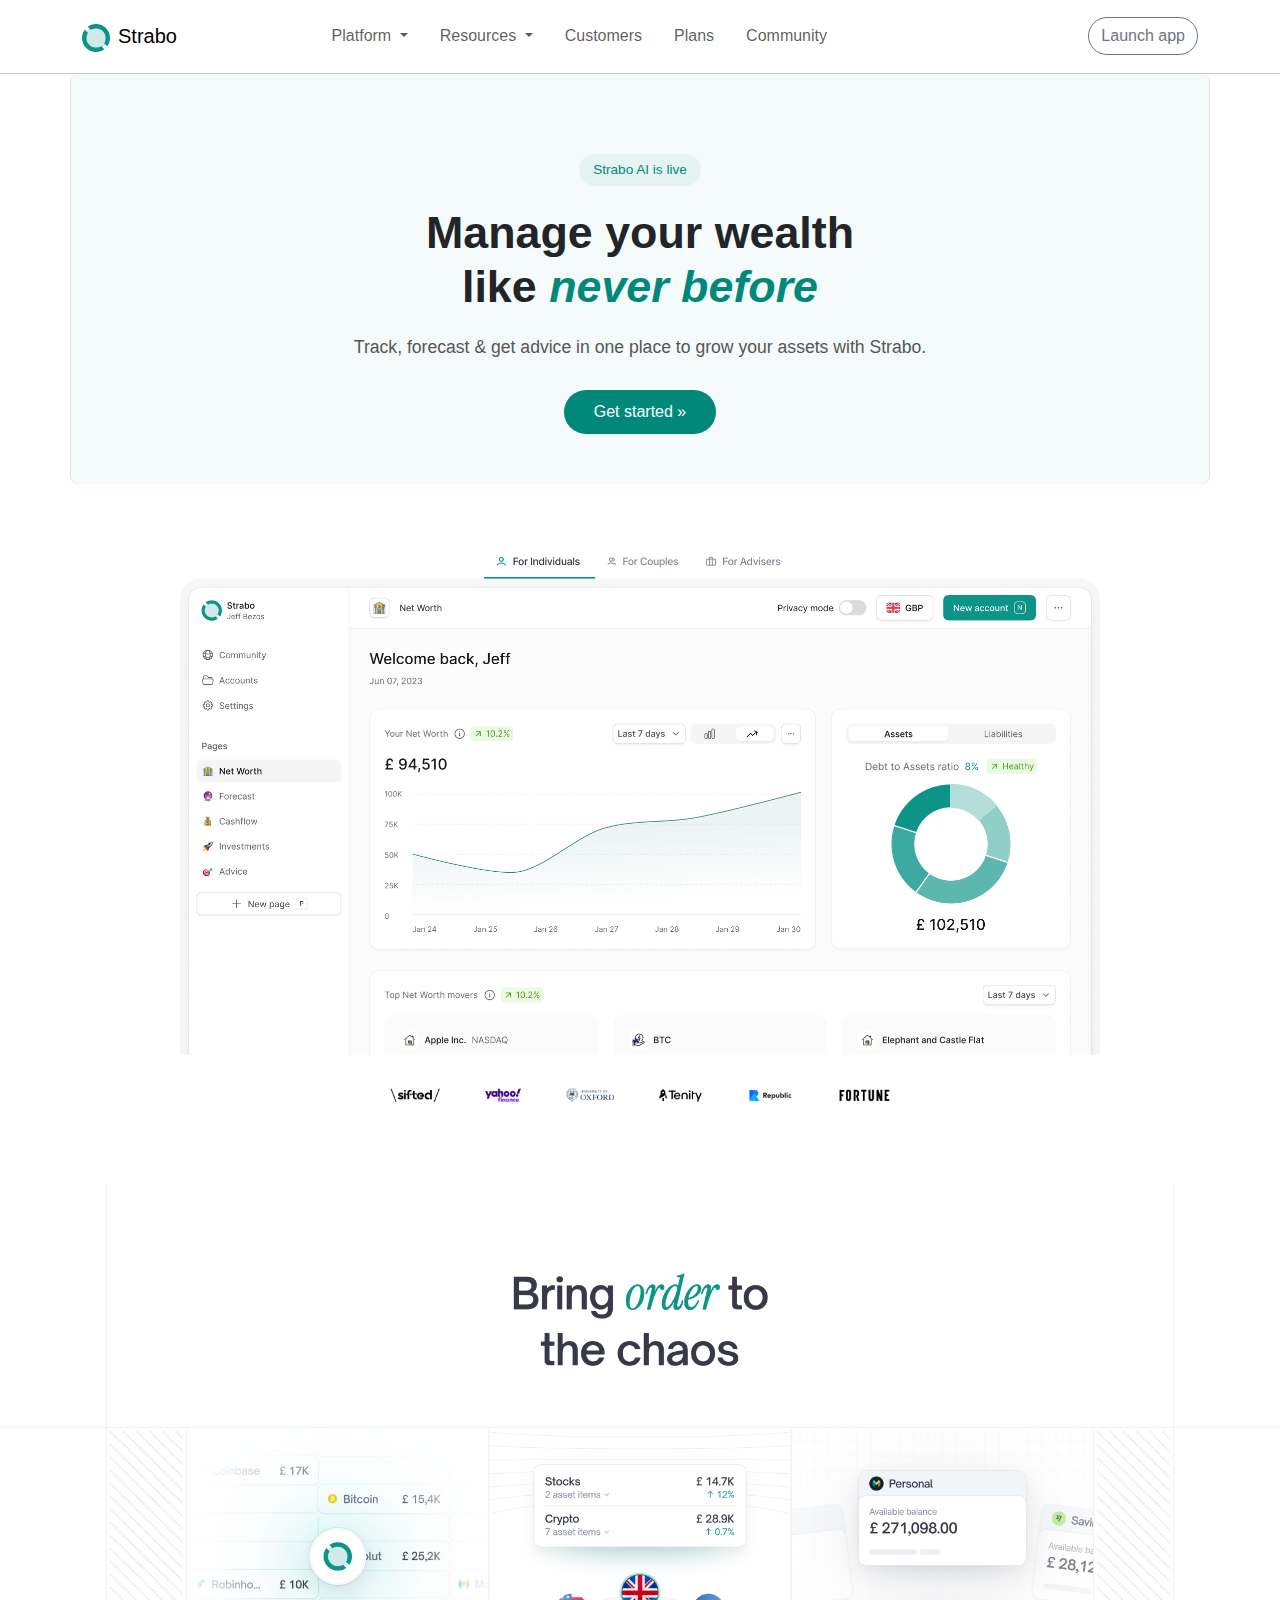
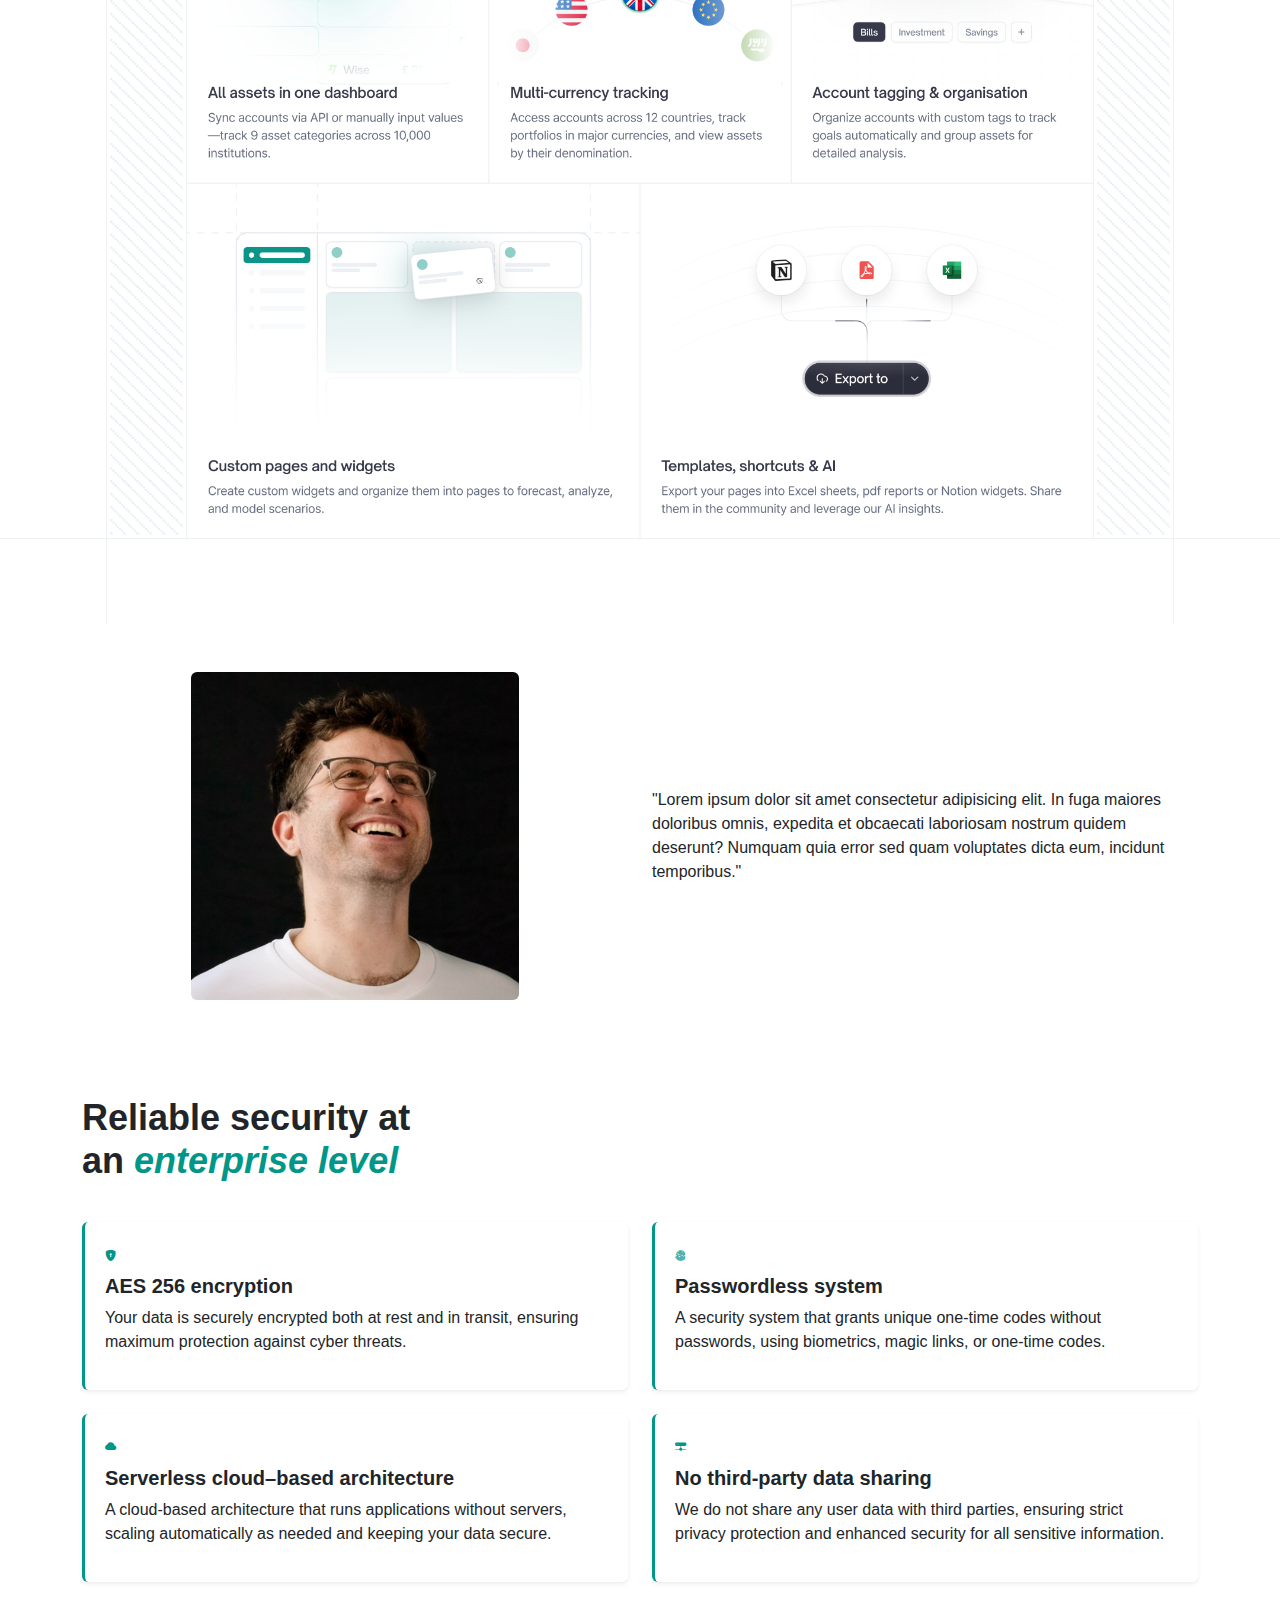
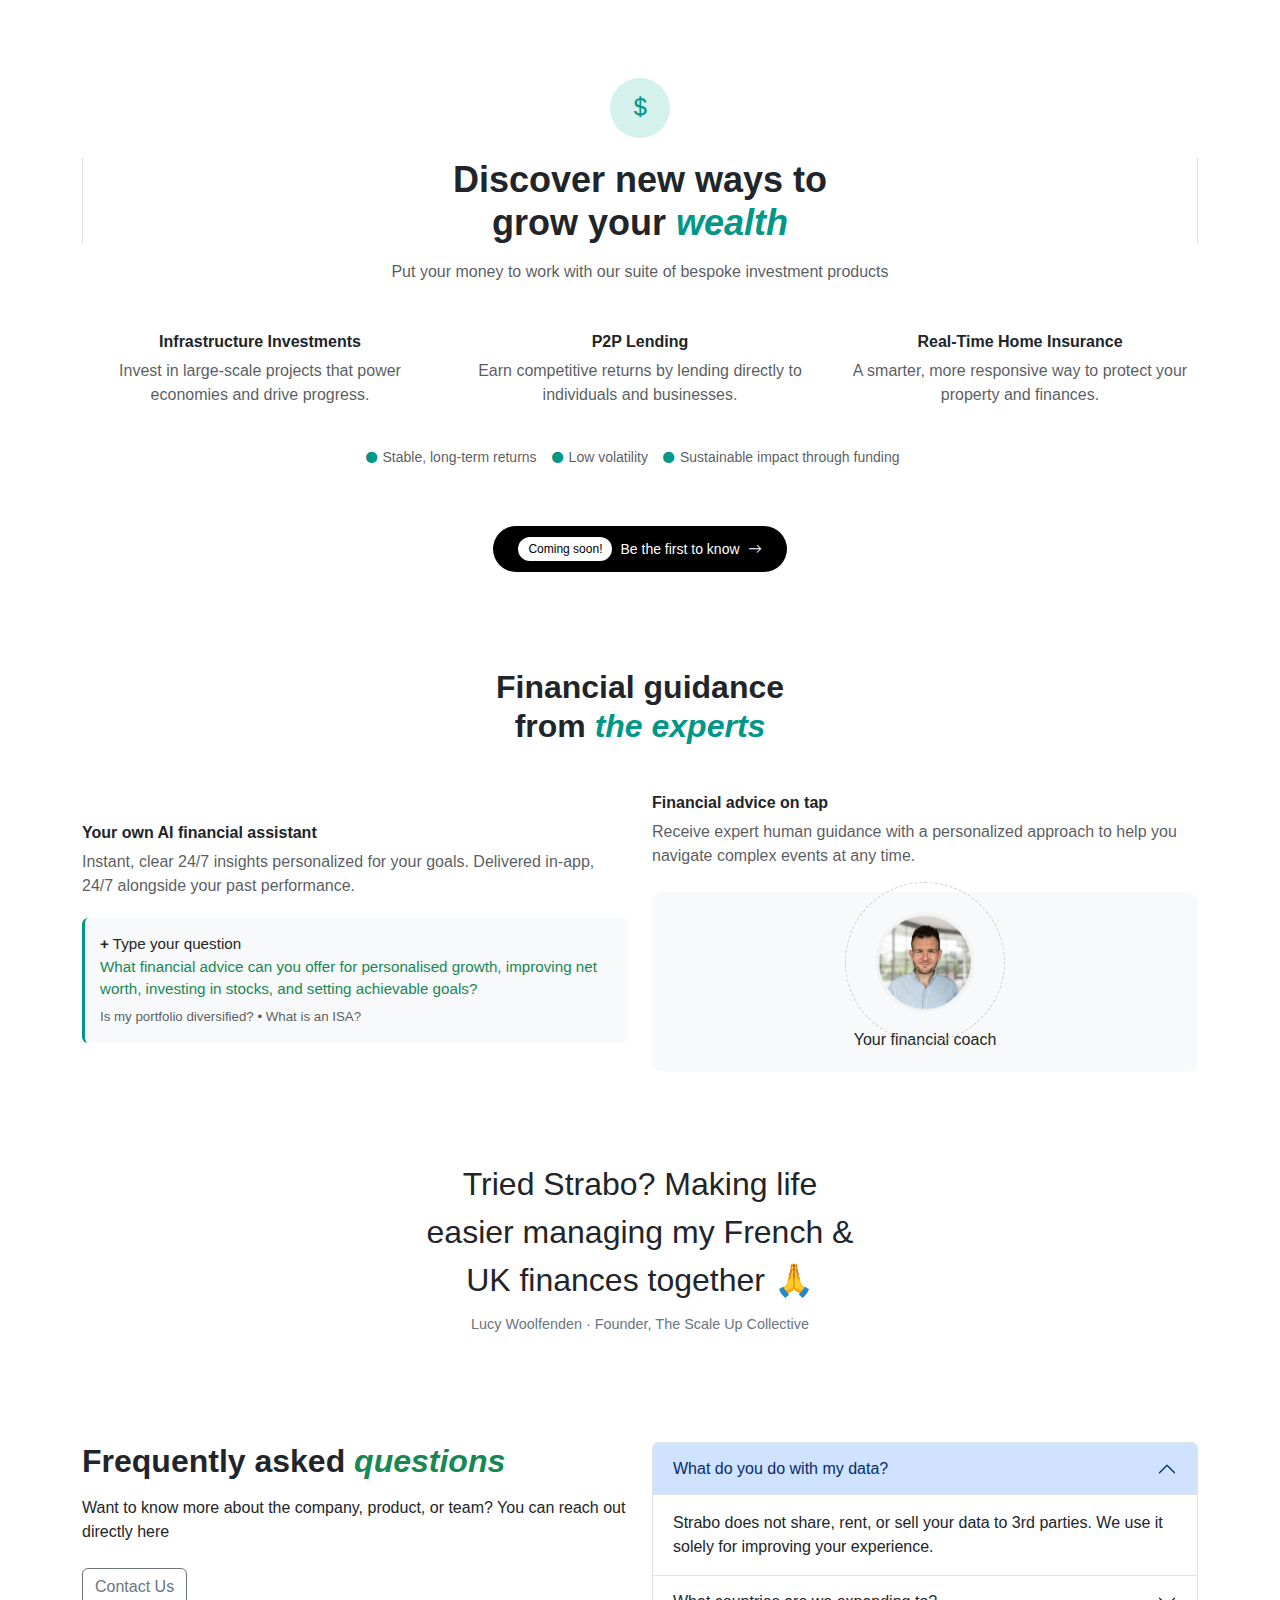
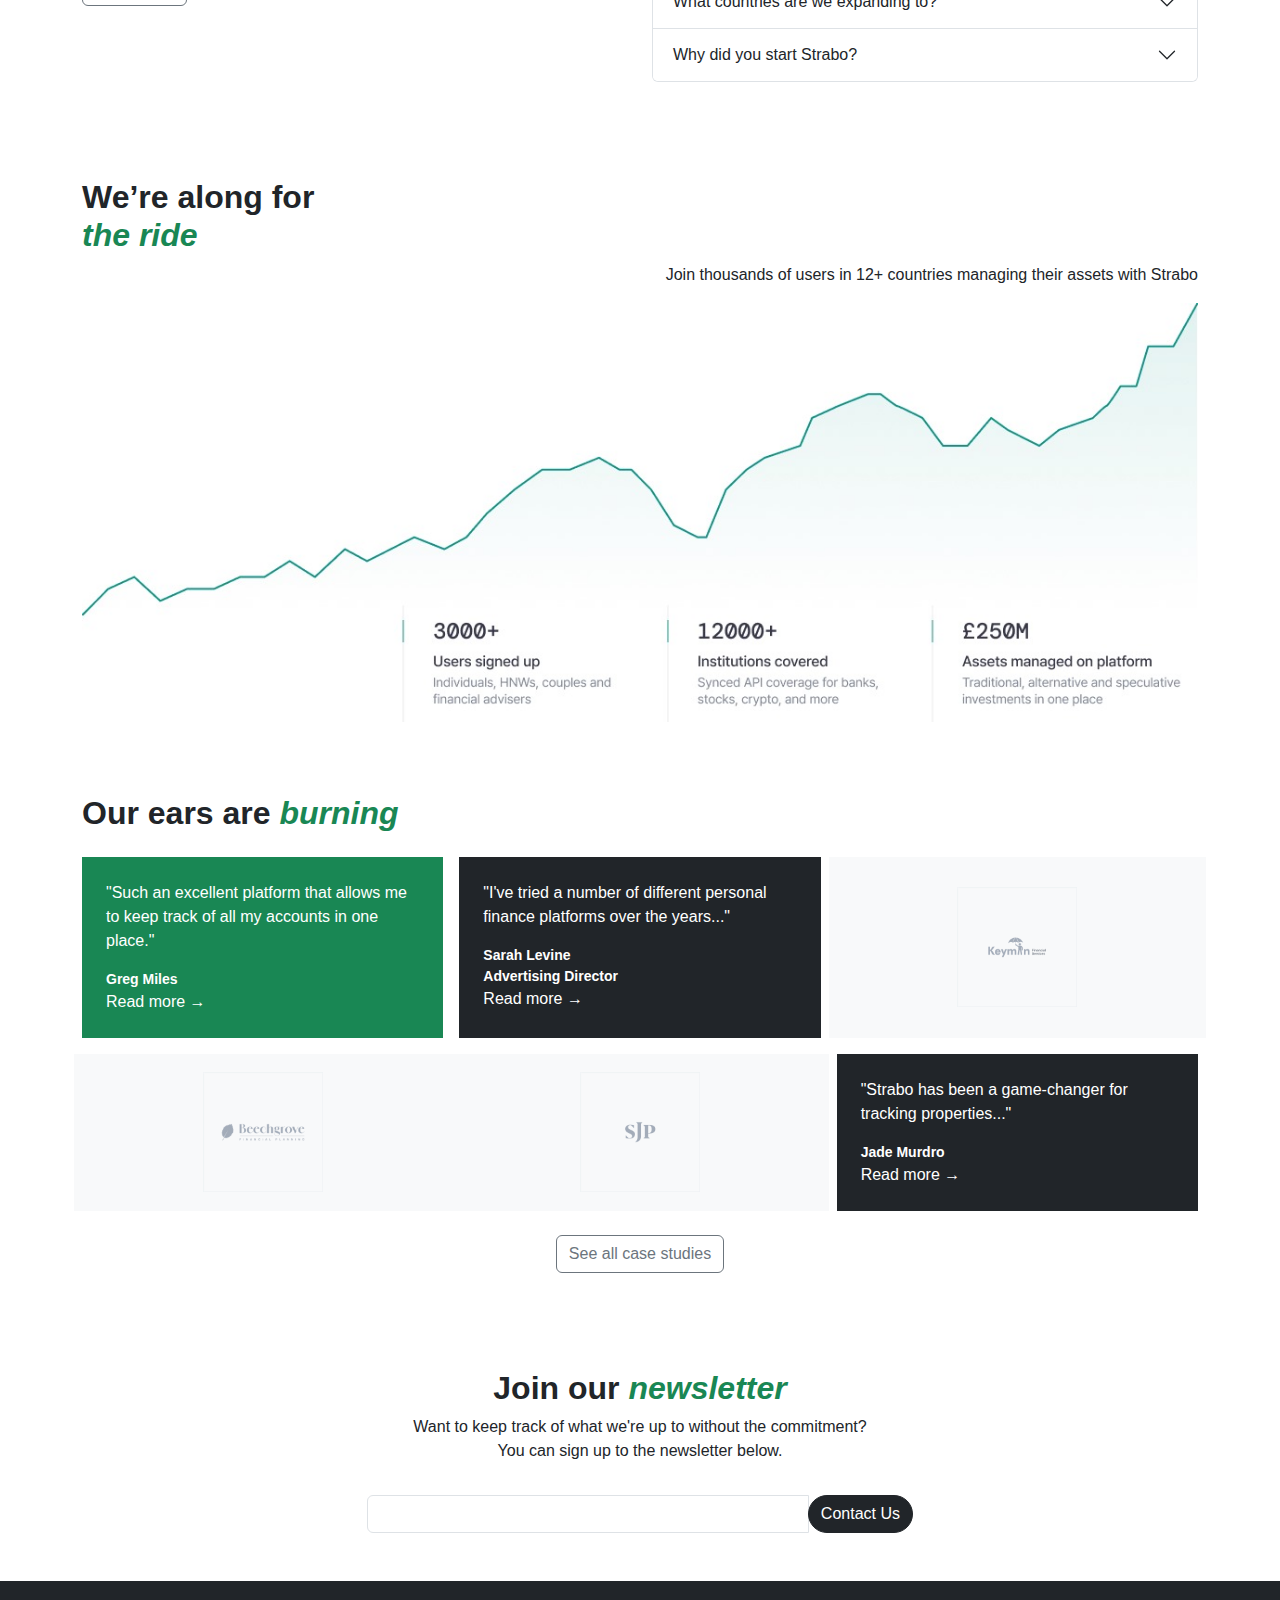
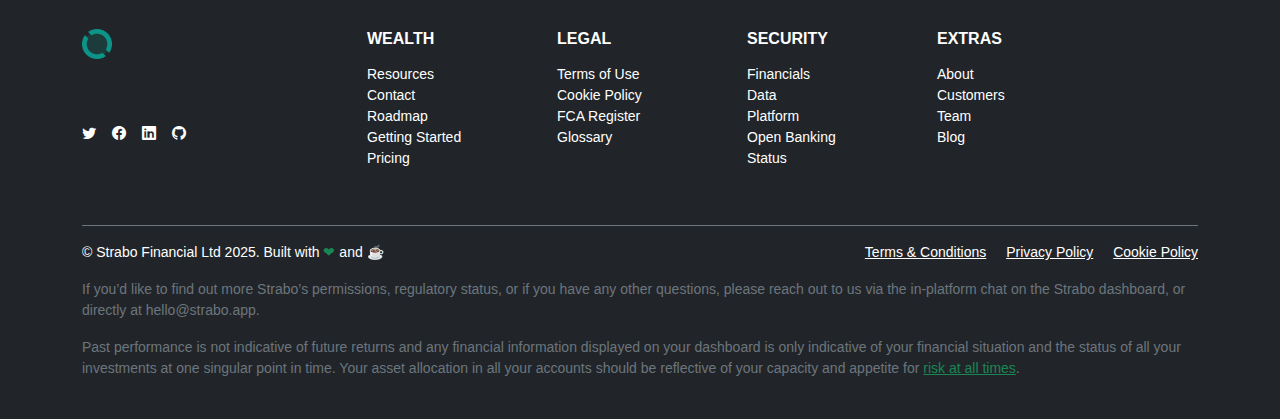
<file: index.html>
<!DOCTYPE html>
<html lang="en">
<head>
  <meta charset="UTF-8" />
  <meta name="viewport" content="width=device-width, initial-scale=1.0" />
  <title>Strabo </title>
   <link href="https://cdn.jsdelivr.net/npm/bootstrap@5.3.0/dist/css/bootstrap.min.css" rel="stylesheet">

  <!-- Bootstrap Icons -->
  <link href="https://cdn.jsdelivr.net/npm/bootstrap-icons@1.11.3/font/bootstrap-icons.css" rel="stylesheet">
  <link rel="stylesheet" href="style.css"/>
  
</head>
<body>

<!-- Navbar -->
<nav class="navbar navbar-expand-lg navbar-light bg-white py-3">
  <div class="container bg-light">
    <a class="navbar-brand" href="#">
      <img src="img/Group.png "  alt="Logo" height="30"><span class="ms-2">Strabo</span>
    </a>

    <button class="navbar-toggler" type="button" data-bs-toggle="collapse" data-bs-target="#navbarNav">
      <span class="navbar-toggler-icon"></span>
    </button>

    <div class="collapse navbar-collapse" id="navbarNav">
      <ul class="navbar-nav mx-auto">

        <!-- Platform Dropdown -->
        <li class="nav-item dropdown px-2">
          <a class="nav-link dropdown-toggle" href="#" id="platformDropdown" role="button" data-bs-toggle="dropdown" aria-expanded="false">
            Platform
          </a>
          <ul class="dropdown-menu p-3" aria-labelledby="platformDropdown" style="min-width: 280px;">
            <small class="text-uppercase text-muted">Resources</small>
            <li>
              <a class="dropdown-item d-flex align-items-start" href="/getstart.html">
                <i class="bi bi-flag me-2"></i>
                <div>
                  <div>Getting Started</div>
                  <small class="text-muted">Your dashboard setup guide</small>
                </div>
              </a>
            </li>
            <li>
              <a class="dropdown-item d-flex align-items-start" href="/blog.html">
                <i class="bi bi-journal-text me-2"></i>
                <div>
                  <div>Blog and Articles</div>
                  <small class="text-muted">Grab a coffee and have a browse</small>
                </div>
              </a>
            </li>
            <li>
              <a class="dropdown-item d-flex align-items-start active" href="/glossery.html">
                <i class="bi bi-book me-2"></i>
                <div>
                  <div>Glossary</div>
                  <small class="text-muted">Key terms from your dashboard</small>
                </div>
              </a>
            </li>

            <hr class="dropdown-divider">

            <small class="text-uppercase text-muted">Tools</small>
            <li>
              <a class="dropdown-item d-flex align-items-start" href="/feature.html">
                <i class="bi bi-calculator me-2"></i>
                <div>
                  <div>Calculator</div>
                  <small class="text-muted">Interactive tools & widgets</small>
                </div>
              </a>
            </li>
            <li>
              <a class="dropdown-item d-flex align-items-start" href="/docoments.html">
                <i class="bi bi-file-text me-2"></i>
                <div>
                  <div>Documentation</div>
                  <small class="text-muted">Platform need-to-knows</small>
                </div>
              </a>
            </li>
          </ul>
        </li>

        
        <li class="nav-item dropdown px-2">
          <a class="nav-link dropdown-toggle" href="#" id="resourcesDropdown" role="button" data-bs-toggle="dropdown" aria-expanded="false">
            Resources
          </a>
          <ul class="dropdown-menu p-3" aria-labelledby="resourcesDropdown" style="min-width: 280px;">
            <small class="text-uppercase text-muted">Resources</small>
            <li>
              <a class="dropdown-item d-flex align-items-start" href="/getstart.html">
                <i class="bi bi-flag me-2"></i>
                <div>
                  <div>Getting Started</div>
                  <small class="text-muted">Your dashboard setup guide</small>
                </div>
              </a>
            </li>
            <li>
              <a class="dropdown-item d-flex align-items-start" href="/blog.html">
                <i class="bi bi-journal-text me-2"></i>
                <div>
                  <div>Blog and Articles</div>
                  <small class="text-muted">Grab a coffee and have a browse</small>
                </div>
              </a>
            </li>
            <li>
              <a class="dropdown-item d-flex align-items-start active" href="/glossery.html">
                <i class="bi bi-book me-2"></i>
                <div>
                  <div>Glossary</div>
                  <small class="text-muted">Key terms from your dashboard</small>
                </div>
              </a>
            </li>

            <hr class="dropdown-divider">

            <small class="text-uppercase text-muted">Tools</small>
            <li>
              <a class="dropdown-item d-flex align-items-start" href="#">
                <i class="bi bi-calculator me-2"></i>
                <div>
                  <div>Calculator</div>
                  <small class="text-muted">Interactive tools & widgets</small>
                </div>
              </a>
            </li>
            <li>
              <a class="dropdown-item d-flex align-items-start" href="">
                <i class="bi bi-file-text me-2"></i>
                <div>
                  <div>Documentation</div>
                  <small class="text-muted">Platform need-to-knows</small>
                </div>
              </a>
            </li>
          </ul>
        </li>

        <li class="nav-item px-2"><a class="nav-link" href="/coustomerpage.html">Customers</a></li>
        <li class="nav-item px-2"><a class="nav-link" href="/plan.html">Plans</a></li>
        <li class="nav-item px-2"><a class="nav-link" href="/cms.html">Community</a></li>
      </ul>

      <div class="ms-auto">
       <a class="btn btn-outline-secondary rounded-pill" href="#">Launch app</a>

      </div>
    </div>
  </div>
</nav>

<hr class="m-0">

<!-- Hero Section -->
<section class="hero-section mx-auto border-start border-end container">
  <div class="container-fluid">
    <div class="sub-badge">Strabo AI is live</div>
    <h1 class="hero-heading">
      Manage your wealth<br>
      like <span class="highlight">never before</span>
    </h1>
    <p class="hero-subtext">
      Track, forecast & get advice in one place to grow your assets with Strabo.
    </p>
    <button class="btn btn-get-started">Get started &raquo;</button>
  </div>
</section>

<div class="section-2 container text-center my-5">

  <!-- Top 3 Icons -->
  <div class="row justify-content-center g-4 mb-4">
    <div class="col-4 col-md-2">
      <i class="fa-regular fa-user fa-3x text-success"></i>
    </div>
    <div class="col-4 col-md-2">
      <i class="fa-solid fa-user-group fa-3x text-primary"></i>
    </div>
    <div class="col-4 col-md-2">
      <i class="fa-solid fa-landmark fa-3x text-danger"></i>
    </div>
  </div>

  <!-- Big Image -->
  <div class="row justify-content-center mb-4">
    <div class="col-12 col-md-10">
      <img src="img/Frame 2147226117.png" alt="Main Strabo Image" class="img-fluid" />
    </div>
  </div>

  <!-- Extra Image Below Big Image -->
  <div class="row justify-content-center">
    <div class="col-12 col-md-8">
      <img src="img/Frame 2147225950.png" alt="Extra Strabo Image" class="img-fluid" />
    </div>
  </div>
</div>


<section class="section-4 d-flex justify-content-center mb-3">
  <div class="section-4-image">
    <img src="img/Feature Section.png" class="img-fluid" style="max-width: 100%; height: auto;" />
  </div>
</section>


<section class="section-5 container my-5">
  <div class="row align-items-center text-center text-md-start">
    
    <!-- Image -->
    <div class="col-12 col-md-6 mb-3 mb-md-0 d-flex justify-content-center">
      <img src="img/image 174.png" 
           alt="Section Image" 
           class="img-fluid rounded" 
           style="max-width: 60%; height: auto;" />
    </div>

    <!-- Text -->
    <div class="col-12 col-md-6 d-flex align-items-center">
      <p class="m-0">
        "Lorem ipsum dolor sit amet consectetur adipisicing elit. 
        In fuga maiores doloribus omnis, expedita et obcaecati 
        laboriosam nostrum quidem deserunt? Numquam quia error sed 
        quam voluptates dicta eum, incidunt temporibus."
      </p>
    </div>
  </div>
</section>

<section class="py-5">
  <div class="container">
    <div class="section-header ">
      <h2 class="section-title">
        Reliable security at  <br>an<span class="section-subtitle"> enterprise level</span>
      </h2>
    </div>

    <div class="row g-4">
      <!-- Feature 1 -->
      <div class="col-md-6">
        <div class="feature-box shadow-sm rounded">
          <div class="feature-icon"><i class="bi bi-shield-lock-fill"></i></div>
          <h5 class="fw-bold">AES 256 encryption</h5>
          <p>Your data is securely encrypted both at rest and in transit, ensuring maximum protection against cyber threats.</p>
        </div>
      </div>

      <!-- Feature 2 -->
      <div class="col-md-6">
        <div class="feature-box shadow-sm rounded">
          <div class="feature-icon"><i class="bi bi-fingerprint"></i></div>
          <h5 class="fw-bold">Passwordless system</h5>
          <p>A security system that grants unique one-time codes without passwords, using biometrics, magic links, or one-time codes.</p>
        </div>
      </div>

      <!-- Feature 3 -->
      <div class="col-md-6">
        <div class="feature-box shadow-sm rounded">
          <div class="feature-icon"><i class="bi bi-cloud-fill"></i></div>
          <h5 class="fw-bold">Serverless cloud–based architecture</h5>
          <p>A cloud-based architecture that runs applications without servers, scaling automatically as needed and keeping your data secure.</p>
        </div>
      </div>

      <!-- Feature 4 -->
      <div class="col-md-6">
        <div class="feature-box shadow-sm rounded">
          <div class="feature-icon"><i class="bi bi-hdd-network-fill"></i></div>
          <h5 class="fw-bold">No third-party data sharing</h5>
          <p>We do not share any user data with third parties, ensuring strict privacy protection and enhanced security for all sensitive information.</p>
        </div>
      </div>
    </div>
  </div>
</section>

<section class="py-5 text-center space-between">
  <div class="container">
    <!-- Top Icon -->
    <div class="icon-circle">
      <i class="bi bi-currency-dollar" style="font-size: 24px; color: #009688;"></i>
    </div>

    <!-- Heading -->
    <h2 class="main-heading border-start border-end">Discover new ways to <br> grow your <span>wealth</span></h2>
    <p class="mt-3 mb-5 text-muted">Put your money to work with our suite of bespoke investment products</p>

    <!-- Features -->
    <div class="row mb-4">
      <div class="col-md-4">
        <h6 class="feature-title">Infrastructure Investments</h6>
        <p class="text-muted">Invest in large-scale projects that power economies and drive progress.</p>
      </div>
      <div class="col-md-4">
        <h6 class="feature-title">P2P Lending</h6>
        <p class="text-muted">Earn competitive returns by lending directly to individuals and businesses.</p>
      </div>
      <div class="col-md-4">
        <h6 class="feature-title">Real-Time Home Insurance</h6>
        <p class="text-muted">A smarter, more responsive way to protect your property and finances.</p>
      </div>
    </div>

    <!-- Feature Tags -->
    <div class="d-flex justify-content-center mb-5 flex-wrap">
      <div class="feature-icon text-muted"><i class="bi bi-circle-fill"></i> Stable, long-term returns</div>
      <div class="feature-icon text-muted"><i class="bi bi-circle-fill"></i> Low volatility</div>
      <div class="feature-icon text-muted"><i class="bi bi-circle-fill"></i> Sustainable impact through funding</div>
    </div>

    <!-- Call to Action -->
    <div class="section-footer">
      <button class="btn btn-custom">
        <small>Coming soon!</small>
        Be the first to know <i class="bi bi-arrow-right"></i>
      </button>
    </div>
  </div>
</section>



 

<section class="py-5">
  <div class="container">
    <!-- Heading -->
    <div class="text-center mb-5">
      <h2 class="section-heading">Financial guidance <br> from <span>the experts</span></h2>
    </div>

    <!-- Two Column Layout -->
    <div class="row align-items-center text-start">
      <!-- Left Column -->
      <div class="col-md-6 mb-4 mb-md-0">
        <h6 class="fw-bold">Your own AI financial assistant</h6>
        <p class="text-muted">Instant, clear 24/7 insights personalized for your goals. Delivered in-app, 24/7 alongside your past performance.</p>
        
        <div class="question-box">
          <strong>+</strong> Type your question<br>
          <p class="mb-1 text-success">What financial advice can you offer for personalised growth, improving net worth, investing in stocks, and setting achievable goals?</p>
          <small class="text-muted">Is my portfolio diversified? • What is an ISA?</small>
        </div>
      </div>

      <!-- Right Column -->
      <div class="col-md-6">
        <h6 class="fw-bold">Financial advice on tap</h6>
        <p class="text-muted">Receive expert human guidance with a personalized approach to help you navigate complex events at any time.</p>

        <div class="profile-box position-relative mt-4">
          <div class="icon-ring"></div>
          <img src="img/4f33f0387eeffac1a0da162a252b08f246e91440.png" alt="Advisor">
          <p class="mt-3 mb-0">Your financial coach</p>
        </div>
      </div>
    </div>

    <!-- Testimonial -->
    <div class="testimonial mt-5">
      Tried Strabo? Making life<br> easier managing my French  & <br> UK  finances together 🙏
      <span>Lucy Woolfenden · Founder, The Scale Up Collective</span>
    </div>
  </div>
</section>


<!-- FAQ Section -->
<section class="container py-5">
  <div class="row">
    <div class="col-md-6">
      <h2 class="fw-bold">Frequently asked <span class="text-success fst-italic">questions</span></h2>
      <p class="mt-3">Want to know more about the company, product, or team? You can reach out directly here</p>
      <button class="btn btn-outline-secondary mt-2">Contact Us</button>
    </div>
    <div class="col-md-6">
      <div class="accordion" id="faqAccordion">
        <div class="accordion-item">
          <h2 class="accordion-header">
            <button class="accordion-button" type="button" data-bs-toggle="collapse" data-bs-target="#faq1">
              What do you do with my data?
            </button>
          </h2>
          <div id="faq1" class="accordion-collapse collapse show" data-bs-parent="#faqAccordion">
            <div class="accordion-body">
              Strabo does not share, rent, or sell your data to 3rd parties. We use it solely for improving your experience.
            </div>
          </div>
        </div>
        <div class="accordion-item">
          <h2 class="accordion-header">
            <button class="accordion-button collapsed" type="button" data-bs-toggle="collapse" data-bs-target="#faq2">
              What countries are we expanding to?
            </button>
          </h2>
          <div id="faq2" class="accordion-collapse collapse" data-bs-parent="#faqAccordion">
            <div class="accordion-body">We are expanding to multiple countries soon.</div>
          </div>
        </div>
        <div class="accordion-item">
          <h2 class="accordion-header">
            <button class="accordion-button collapsed" type="button" data-bs-toggle="collapse" data-bs-target="#faq3">
              Why did you start Strabo?
            </button>
          </h2>
          <div id="faq3" class="accordion-collapse collapse" data-bs-parent="#faqAccordion">
            <div class="accordion-body">Strabo was started to make asset management easier.</div>
          </div>
        </div>
      </div>
    </div>
  </div>
</section>

<!-- Stats Section -->
<section class="container mt-5">
  <div class=" mb-4">
    <h2 class="fw-bold">We’re along for<br> <span class="text-success fst-italic">the ride</span></h2>
    <p class="d-flex justify-content-end">Join thousands of users in 12+ countries managing their assets with Strabo</p>
    <img src="img/WhatsApp Image 2025-08-07 at 12.10.02_2236dc7a.jpg" class="img-fluid" alt="Chart">
  </div>
  
</section>

<!-- Testimonials Section -->
<section class="container py-5">
  <h2 class="fw-bold mb-4">Our ears are <span class="text-success fst-italic">burning</span></h2>

  <div class="row g-3">
    <div class="col-md-4">
      <div class="p-4 bg-success text-white h-100">
        <p>"Such an excellent platform that allows me to keep track of all my accounts in one place."</p>
        <small class="d-block mt-3 fw-bold">Greg Miles</small>
        <a href="#" class="text-white text-decoration-none">Read more →</a>
      </div>
    </div>
    <div class="col-md-4">
      <div class="p-4 bg-dark text-white h-100">
        <p>"I've tried a number of different personal finance platforms over the years..."</p>
        <small class="d-block mt-3 fw-bold">Sarah Levine <br>Advertising Director</small>
        <a href="#" class="text-white text-decoration-none">Read more →</a>
      </div>
    </div>
    <div class="col-md-4 d-flex align-items-center justify-content-center bg-light">
  <img src="img/Frame 2147226184 (1).png" alt="Logo" class="img-fluid" style="max-width:120px; height:auto;">
</div>


    <div class="col-md-4 d-flex align-items-center justify-content-center bg-light">
     <img src="img/Frame 2147226182.png" alt="Logo" class="img-fluid" style="max-width:120px; height:auto;">
    </div>
    <div class="col-md-4 d-flex align-items-center justify-content-center bg-light">
     <img src="img/Frame 2147226184.png" alt="Logo" class="img-fluid" style="max-width:120px; height:auto;">
    </div>
    <div class="col-md-4">
      <div class="p-4 bg-dark text-white h-100">
        <p>"Strabo has been a game-changer for tracking properties..."</p>
        <small class="d-block mt-3 fw-bold">Jade Murdro</small>
        <a href="#" class="text-white text-decoration-none">Read more →</a>
      </div>
    </div>
  </div>

  <div class="text-center mt-4">
    <a href="#" class="btn btn-outline-secondary">See all case studies</a>
  </div>
</section>

<!-- Newsletter Section -->
<section class="container py-5 text-center">
  <h2 class="fw-bold">Join our <span class="text-success fst-italic">newsletter</span></h2>
  <p>Want to keep track of what we're up to without the commitment?<br>
     You can sign up to the newsletter below.</p>

  <div class="row justify-content-center">
    <div class="col-md-6">
      <div class="input-group mt-3">
        <input type="email" class="form-control"style="border-radius: 20px  placeholder="Enter your email address">
        <button class="btn btn-dark" style="border-radius: 20px;">Contact Us</button>

      </div>
    </div>
  </div>
</section>


<!-- Footer -->
<footer class="bg-dark text-white pt-5 pb-4 small">
  <div class="container">

    <!-- Top Row -->
    <div class="row">
      <!-- Logo + Social -->
      <div class="col-12 col-md-3 mb-4">
        <img src="img/Group.png"  alt="Logo" height="30" class="mb-3">
        <div class="d-flex gap-3 mt-5">
  <a href="#" class="text-white"><i class="bi bi-twitter"></i></a>
  <a href="#" class="text-white"><i class="bi bi-facebook"></i></a>
  <a href="#" class="text-white"><i class="bi bi-linkedin"></i></a>
  <a href="#" class="text-white"><i class="bi bi-github"></i></a>
</div>

      </div>

      <!-- Wealth -->
      <div class="col-6 col-md-2 mb-4">
        <h6 class="fw-bold text-uppercase">Wealth</h6>
        <ul class="list-unstyled mt-3">
          <li><a href="#" class="text-white text-decoration-none">Resources</a></li>
          <li><a href="#" class="text-white text-decoration-none">Contact</a></li>
          <li><a href="#" class="text-white text-decoration-none">Roadmap</a></li>
          <li><a href="#" class="text-white text-decoration-none">Getting Started</a></li>
          <li><a href="#" class="text-white text-decoration-none">Pricing</a></li>
        </ul>
      </div>

      <!-- Legal -->
      <div class="col-6 col-md-2 mb-4">
        <h6 class="fw-bold text-uppercase">Legal</h6>
        <ul class="list-unstyled mt-3">
          <li><a href="#" class="text-white text-decoration-none">Terms of Use</a></li>
          <li><a href="#" class="text-white text-decoration-none">Cookie Policy</a></li>
          <li><a href="#" class="text-white text-decoration-none">FCA Register</a></li>
          <li><a href="#" class="text-white text-decoration-none">Glossary</a></li>
        </ul>
      </div>

      <!-- Security -->
      <div class="col-6 col-md-2 mb-4">
        <h6 class="fw-bold text-uppercase">Security</h6>
        <ul class="list-unstyled mt-3">
          <li><a href="#" class="text-white text-decoration-none">Financials</a></li>
          <li><a href="#" class="text-white text-decoration-none">Data</a></li>
          <li><a href="#" class="text-white text-decoration-none">Platform</a></li>
          <li><a href="#" class="text-white text-decoration-none">Open Banking</a></li>
          <li><a href="#" class="text-white text-decoration-none">Status</a></li>
        </ul>
      </div>

      <!-- Extras -->
      <div class="col-6 col-md-3 mb-4">
        <h6 class="fw-bold text-uppercase">Extras</h6>
        <ul class="list-unstyled mt-3">
          <li><a href="#" class="text-white text-decoration-none">About</a></li>
          <li><a href="#" class="text-white text-decoration-none">Customers</a></li>
          <li><a href="#" class="text-white text-decoration-none">Team</a></li>
          <li><a href="#" class="text-white text-decoration-none">Blog</a></li>
        </ul>
      </div>
    </div>

    <!-- Middle Row -->
    <div class="border-top border-secondary pt-3 mt-3">
      <div class="d-flex flex-column flex-md-row justify-content-between align-items-md-center">
        <p class="mb-2 mb-md-0 text-center text-md-start">
          © Strabo Financial Ltd 2025. Built with 
          <span class="text-success">❤</span> and <span class="text-success">☕</span>
        </p>
        <div class="text-center text-md-end">
          <a href="#" class="text-white me-3">Terms & Conditions</a>
          <a href="#" class="text-white me-3">Privacy Policy</a>
          <a href="#" class="text-white">Cookie Policy</a>
        </div>
      </div>
    </div>

    <!-- Bottom Disclaimer -->
    <div class="mt-3 text-secondary">
      <p>
        If you’d like to find out more Strabo’s permissions, regulatory status, or if you have any other questions, 
        please reach out to us via the in-platform chat on the Strabo dashboard, or directly at hello@strabo.app.
      </p>
      <p>
        Past performance is not indicative of future returns and any financial information displayed on your dashboard
        is only indicative of your financial situation and the status of all your investments at one singular point in time. 
        Your asset allocation in all your accounts should be reflective of your capacity and appetite for 
        <a href="#" class="text-success">risk at all times</a>.
      </p>
    </div>

  </div>
</footer>







<script src="https://cdn.jsdelivr.net/npm/bootstrap@5.3.0/dist/js/bootstrap.bundle.min.js"></script>
</body>
</html>
</file>
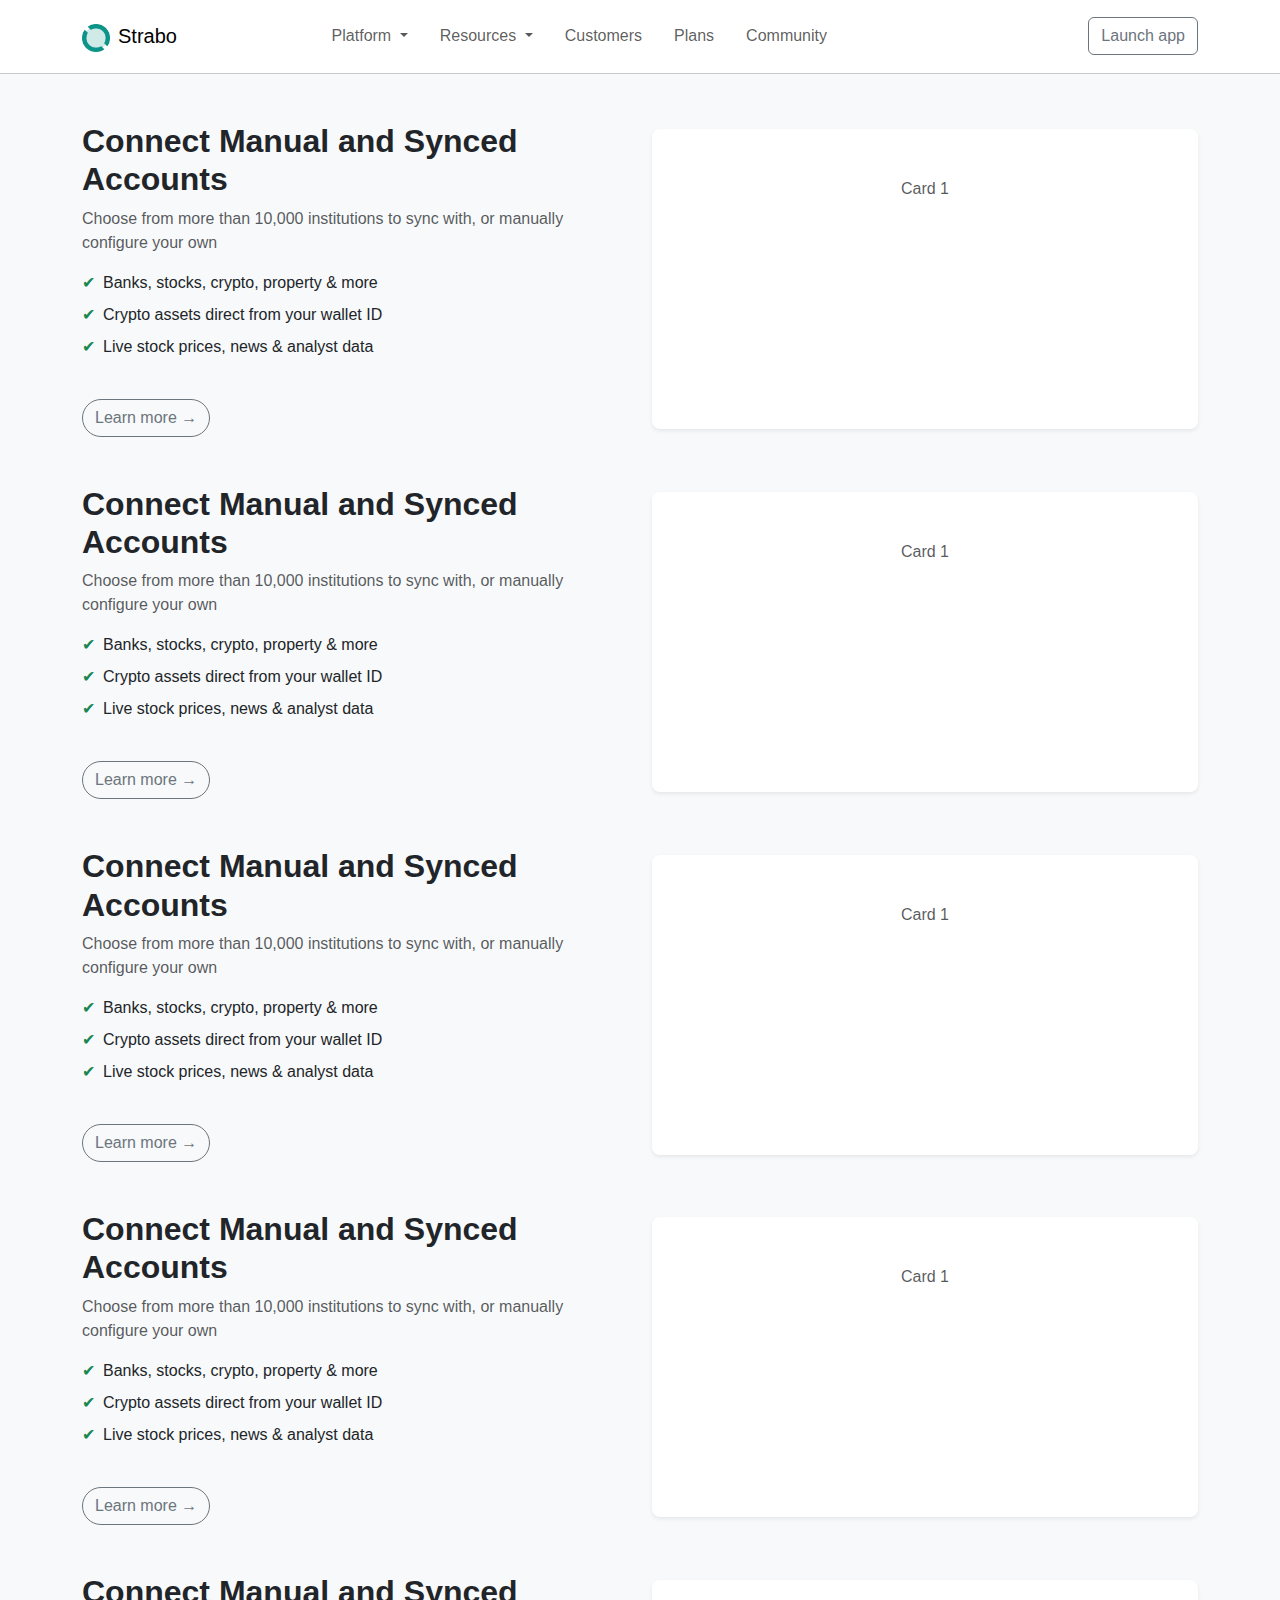
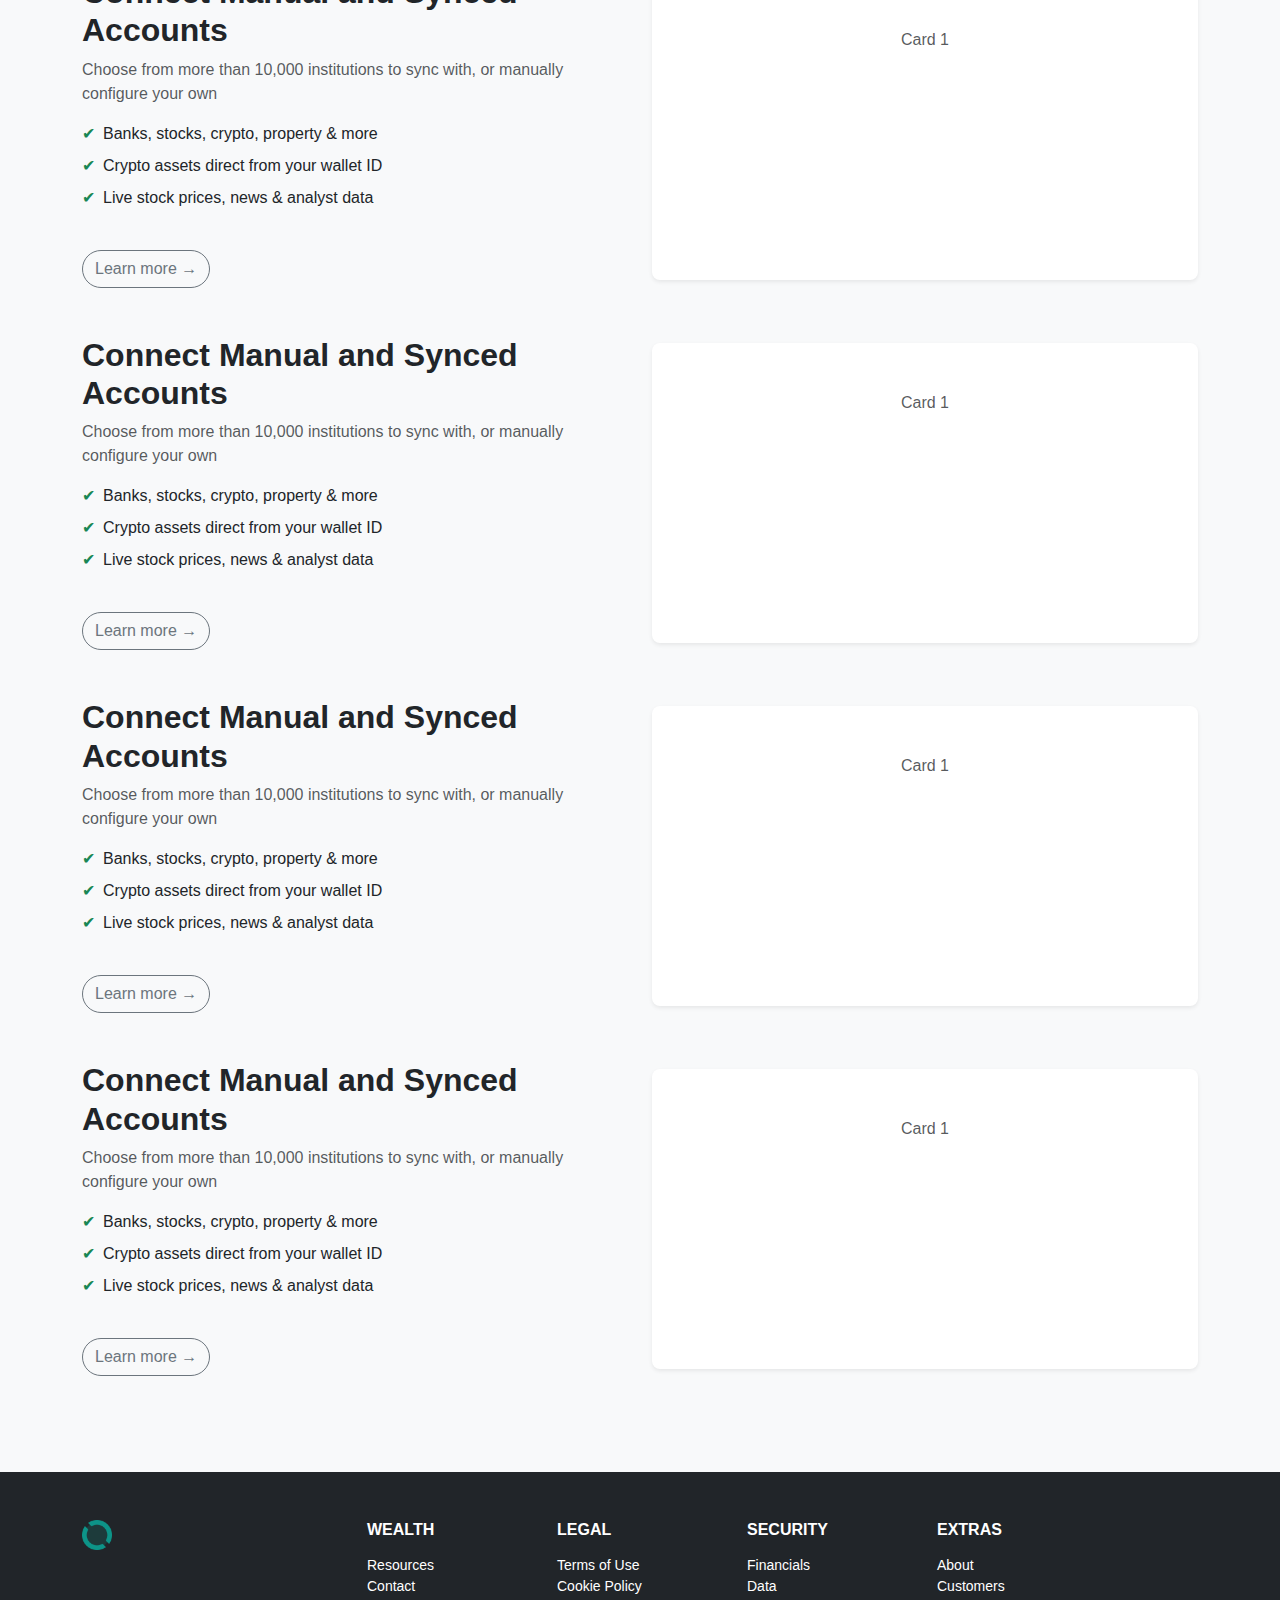
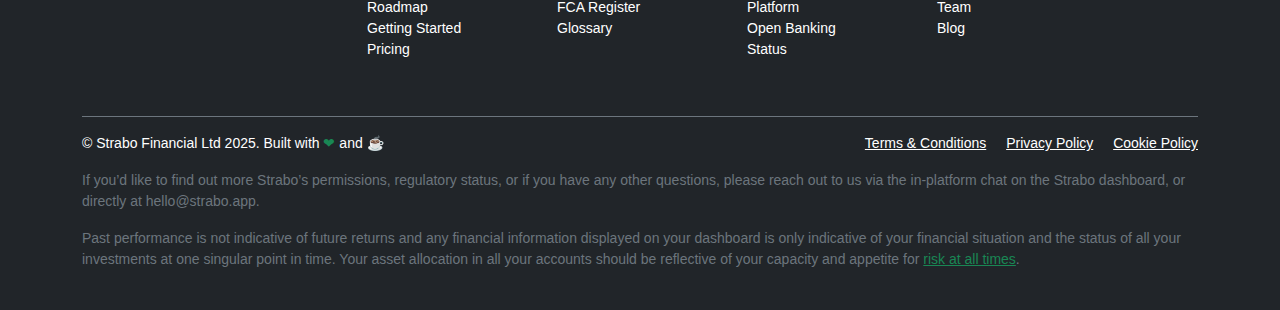
<file: sticky.html>
<!DOCTYPE html>
<html lang="en">
<head>
  <meta charset="UTF-8" />
  <meta name="viewport" content="width=device-width, initial-scale=1.0" />
  <title>Strabo Clone</title>
  <link href="https://cdn.jsdelivr.net/npm/bootstrap@5.3.0/dist/css/bootstrap.min.css" rel="stylesheet" />
  <link rel="stylesheet" href="style.css"/>
  
</head>
<body>

<!-- Navbar -->
<nav class="navbar navbar-expand-lg navbar-light bg-white py-3">
  <div class="container bg-light">
    <a class="navbar-brand" href="#">
      <img src="img/Group.png "  alt="Logo" height="30"><span class="ms-2">Strabo</span>
    </a>

    <button class="navbar-toggler" type="button" data-bs-toggle="collapse" data-bs-target="#navbarNav">
      <span class="navbar-toggler-icon"></span>
    </button>

    <div class="collapse navbar-collapse" id="navbarNav">
      <ul class="navbar-nav mx-auto">

        <!-- Platform Dropdown -->
        <li class="nav-item dropdown px-2">
          <a class="nav-link dropdown-toggle" href="#" id="platformDropdown" role="button" data-bs-toggle="dropdown" aria-expanded="false">
            Platform
          </a>
          <ul class="dropdown-menu p-3" aria-labelledby="platformDropdown" style="min-width: 280px;">
            <small class="text-uppercase text-muted">Resources</small>
            <li>
              <a class="dropdown-item d-flex align-items-start" href="/getstart.html">
                <i class="bi bi-flag me-2"></i>
                <div>
                  <div>Getting Started</div>
                  <small class="text-muted">Your dashboard setup guide</small>
                </div>
              </a>
            </li>
            <li>
              <a class="dropdown-item d-flex align-items-start" href="/blog.html">
                <i class="bi bi-journal-text me-2"></i>
                <div>
                  <div>Blog and Articles</div>
                  <small class="text-muted">Grab a coffee and have a browse</small>
                </div>
              </a>
            </li>
            <li>
              <a class="dropdown-item d-flex align-items-start active" href="/glossery.html">
                <i class="bi bi-book me-2"></i>
                <div>
                  <div>Glossary</div>
                  <small class="text-muted">Key terms from your dashboard</small>
                </div>
              </a>
            </li>

            <hr class="dropdown-divider">

            <small class="text-uppercase text-muted">Tools</small>
            <li>
              <a class="dropdown-item d-flex align-items-start" href="/feature.html">
                <i class="bi bi-calculator me-2"></i>
                <div>
                  <div>Calculator</div>
                  <small class="text-muted">Interactive tools & widgets</small>
                </div>
              </a>
            </li>
            <li>
              <a class="dropdown-item d-flex align-items-start" href="/docoments.html">
                <i class="bi bi-file-text me-2"></i>
                <div>
                  <div>Documentation</div>
                  <small class="text-muted">Platform need-to-knows</small>
                </div>
              </a>
            </li>
          </ul>
        </li>

        
        <li class="nav-item dropdown px-2">
          <a class="nav-link dropdown-toggle" href="#" id="resourcesDropdown" role="button" data-bs-toggle="dropdown" aria-expanded="false">
            Resources
          </a>
          <ul class="dropdown-menu p-3" aria-labelledby="resourcesDropdown" style="min-width: 280px;">
            <small class="text-uppercase text-muted">Resources</small>
            <li>
              <a class="dropdown-item d-flex align-items-start" href="/getstart.html">
                <i class="bi bi-flag me-2"></i>
                <div>
                  <div>Getting Started</div>
                  <small class="text-muted">Your dashboard setup guide</small>
                </div>
              </a>
            </li>
            <li>
              <a class="dropdown-item d-flex align-items-start" href="#">
                <i class="bi bi-journal-text me-2"></i>
                <div>
                  <div>Blog and Articles</div>
                  <small class="text-muted">Grab a coffee and have a browse</small>
                </div>
              </a>
            </li>
            <li>
              <a class="dropdown-item d-flex align-items-start active" href="#">
                <i class="bi bi-book me-2"></i>
                <div>
                  <div>Glossary</div>
                  <small class="text-muted">Key terms from your dashboard</small>
                </div>
              </a>
            </li>

            <hr class="dropdown-divider">

            <small class="text-uppercase text-muted">Tools</small>
            <li>
              <a class="dropdown-item d-flex align-items-start" href="#">
                <i class="bi bi-calculator me-2"></i>
                <div>
                  <div>Calculator</div>
                  <small class="text-muted">Interactive tools & widgets</small>
                </div>
              </a>
            </li>
            <li>
              <a class="dropdown-item d-flex align-items-start" href="#">
                <i class="bi bi-file-text me-2"></i>
                <div>
                  <div>Documentation</div>
                  <small class="text-muted">Platform need-to-knows</small>
                </div>
              </a>
            </li>
          </ul>
        </li>

        <li class="nav-item px-2"><a class="nav-link" href="/coustomerpage.html">Customers</a></li>
        <li class="nav-item px-2"><a class="nav-link" href="/plan.html">Plans</a></li>
        <li class="nav-item px-2"><a class="nav-link" href="#">Community</a></li>
      </ul>

      <div class="ms-auto">
        <a class="btn btn-outline-secondary" href="#">Launch app</a>
      </div>
    </div>
  </div>
</nav>

<hr class="m-0">


<!-- Section with Gray Background -->
<div class="py-5" style="background-color: #f8f9fa;">
  <div class="container">

   <!-- Row 1 -->
    <div class="row align-items-center mb-5">
      <div class="col-md-6">
        <h2 class="fw-bold">Connect Manual and Synced Accounts</h2>
        <p class="text-muted">Choose from more than 10,000 institutions to sync with, or manually configure your own</p>
        <ul class="list-unstyled mt-3">
          <li class="d-flex align-items-start mb-2"><span class="text-success me-2">✔</span>Banks, stocks, crypto, property & more</li>
          <li class="d-flex align-items-start mb-2"><span class="text-success me-2">✔</span>Crypto assets direct from your wallet ID</li>
          <li class="d-flex align-items-start"><span class="text-success me-2">✔</span>Live stock prices, news & analyst data</li>
        </ul>
        <a href="#" class="btn btn-outline-secondary rounded-pill mt-4">Learn more →</a>
      </div>
      <div class="col-md-6">
        <div class="card shadow-sm border-0 rounded-3 p-5 text-center bg-white" style="min-height:300px;">
          <p class="text-muted">Card 1</p>
        </div>
      </div>
    </div>

    <!-- Row 1 -->
    <div class="row align-items-center mb-5">
      <div class="col-md-6">
        <h2 class="fw-bold">Connect Manual and Synced Accounts</h2>
        <p class="text-muted">Choose from more than 10,000 institutions to sync with, or manually configure your own</p>
        <ul class="list-unstyled mt-3">
          <li class="d-flex align-items-start mb-2"><span class="text-success me-2">✔</span>Banks, stocks, crypto, property & more</li>
          <li class="d-flex align-items-start mb-2"><span class="text-success me-2">✔</span>Crypto assets direct from your wallet ID</li>
          <li class="d-flex align-items-start"><span class="text-success me-2">✔</span>Live stock prices, news & analyst data</li>
        </ul>
        <a href="#" class="btn btn-outline-secondary rounded-pill mt-4">Learn more →</a>
      </div>
      <div class="col-md-6">
        <div class="card shadow-sm border-0 rounded-3 p-5 text-center bg-white" style="min-height:300px;">
          <p class="text-muted">Card 1</p>
        </div>
      </div>
    </div>
<!-- Row 1 -->
    <div class="row align-items-center mb-5">
      <div class="col-md-6">
        <h2 class="fw-bold">Connect Manual and Synced Accounts</h2>
        <p class="text-muted">Choose from more than 10,000 institutions to sync with, or manually configure your own</p>
        <ul class="list-unstyled mt-3">
          <li class="d-flex align-items-start mb-2"><span class="text-success me-2">✔</span>Banks, stocks, crypto, property & more</li>
          <li class="d-flex align-items-start mb-2"><span class="text-success me-2">✔</span>Crypto assets direct from your wallet ID</li>
          <li class="d-flex align-items-start"><span class="text-success me-2">✔</span>Live stock prices, news & analyst data</li>
        </ul>
        <a href="#" class="btn btn-outline-secondary rounded-pill mt-4">Learn more →</a>
      </div>
      <div class="col-md-6">
        <div class="card shadow-sm border-0 rounded-3 p-5 text-center bg-white" style="min-height:300px;">
          <p class="text-muted">Card 1</p>
        </div>
      </div>
    </div>
 <!-- Row 1 -->
    <div class="row align-items-center mb-5">
      <div class="col-md-6">
        <h2 class="fw-bold">Connect Manual and Synced Accounts</h2>
        <p class="text-muted">Choose from more than 10,000 institutions to sync with, or manually configure your own</p>
        <ul class="list-unstyled mt-3">
          <li class="d-flex align-items-start mb-2"><span class="text-success me-2">✔</span>Banks, stocks, crypto, property & more</li>
          <li class="d-flex align-items-start mb-2"><span class="text-success me-2">✔</span>Crypto assets direct from your wallet ID</li>
          <li class="d-flex align-items-start"><span class="text-success me-2">✔</span>Live stock prices, news & analyst data</li>
        </ul>
        <a href="#" class="btn btn-outline-secondary rounded-pill mt-4">Learn more →</a>
      </div>
      <div class="col-md-6">
        <div class="card shadow-sm border-0 rounded-3 p-5 text-center bg-white" style="min-height:300px;">
          <p class="text-muted">Card 1</p>
        </div>
      </div>
    </div>
<!-- Row 1 -->
    <div class="row align-items-center mb-5">
      <div class="col-md-6">
        <h2 class="fw-bold">Connect Manual and Synced Accounts</h2>
        <p class="text-muted">Choose from more than 10,000 institutions to sync with, or manually configure your own</p>
        <ul class="list-unstyled mt-3">
          <li class="d-flex align-items-start mb-2"><span class="text-success me-2">✔</span>Banks, stocks, crypto, property & more</li>
          <li class="d-flex align-items-start mb-2"><span class="text-success me-2">✔</span>Crypto assets direct from your wallet ID</li>
          <li class="d-flex align-items-start"><span class="text-success me-2">✔</span>Live stock prices, news & analyst data</li>
        </ul>
        <a href="#" class="btn btn-outline-secondary rounded-pill mt-4">Learn more →</a>
      </div>
      <div class="col-md-6">
        <div class="card shadow-sm border-0 rounded-3 p-5 text-center bg-white" style="min-height:300px;">
          <p class="text-muted">Card 1</p>
        </div>
      </div>
    </div>
<!-- Row 1 -->
    <div class="row align-items-center mb-5">
      <div class="col-md-6">
        <h2 class="fw-bold">Connect Manual and Synced Accounts</h2>
        <p class="text-muted">Choose from more than 10,000 institutions to sync with, or manually configure your own</p>
        <ul class="list-unstyled mt-3">
          <li class="d-flex align-items-start mb-2"><span class="text-success me-2">✔</span>Banks, stocks, crypto, property & more</li>
          <li class="d-flex align-items-start mb-2"><span class="text-success me-2">✔</span>Crypto assets direct from your wallet ID</li>
          <li class="d-flex align-items-start"><span class="text-success me-2">✔</span>Live stock prices, news & analyst data</li>
        </ul>
        <a href="#" class="btn btn-outline-secondary rounded-pill mt-4">Learn more →</a>
      </div>
      <div class="col-md-6">
        <div class="card shadow-sm border-0 rounded-3 p-5 text-center bg-white" style="min-height:300px;">
          <p class="text-muted">Card 1</p>
        </div>
      </div>
    </div>
<!-- Row 1 -->
    <div class="row align-items-center mb-5">
      <div class="col-md-6">
        <h2 class="fw-bold">Connect Manual and Synced Accounts</h2>
        <p class="text-muted">Choose from more than 10,000 institutions to sync with, or manually configure your own</p>
        <ul class="list-unstyled mt-3">
          <li class="d-flex align-items-start mb-2"><span class="text-success me-2">✔</span>Banks, stocks, crypto, property & more</li>
          <li class="d-flex align-items-start mb-2"><span class="text-success me-2">✔</span>Crypto assets direct from your wallet ID</li>
          <li class="d-flex align-items-start"><span class="text-success me-2">✔</span>Live stock prices, news & analyst data</li>
        </ul>
        <a href="#" class="btn btn-outline-secondary rounded-pill mt-4">Learn more →</a>
      </div>
      <div class="col-md-6">
        <div class="card shadow-sm border-0 rounded-3 p-5 text-center bg-white" style="min-height:300px;">
          <p class="text-muted">Card 1</p>
        </div>
      </div>
    </div>
<!-- Row 1 -->
    <div class="row align-items-center mb-5">
      <div class="col-md-6">
        <h2 class="fw-bold">Connect Manual and Synced Accounts</h2>
        <p class="text-muted">Choose from more than 10,000 institutions to sync with, or manually configure your own</p>
        <ul class="list-unstyled mt-3">
          <li class="d-flex align-items-start mb-2"><span class="text-success me-2">✔</span>Banks, stocks, crypto, property & more</li>
          <li class="d-flex align-items-start mb-2"><span class="text-success me-2">✔</span>Crypto assets direct from your wallet ID</li>
          <li class="d-flex align-items-start"><span class="text-success me-2">✔</span>Live stock prices, news & analyst data</li>
        </ul>
        <a href="#" class="btn btn-outline-secondary rounded-pill mt-4">Learn more →</a>
      </div>
      <div class="col-md-6">
        <div class="card shadow-sm border-0 rounded-3 p-5 text-center bg-white" style="min-height:300px;">
          <p class="text-muted">Card 1</p>
        </div>
      </div>
    </div>


  </div>
</div>
<!-- Footer -->
<footer class="bg-dark text-white pt-5 pb-4 small">
  <div class="container">

    <!-- Top Row -->
    <div class="row">
      <!-- Logo + Social -->
      <div class="col-12 col-md-3 mb-4">
        <img src="img/Group.png"  alt="Logo" height="30" class="mb-3">
        <div class="d-flex gap-3">
          <a href="#" class="text-white"><i class="bi bi-twitter"></i></a>
          <a href="#" class="text-white"><i class="bi bi-facebook"></i></a>
          <a href="#" class="text-white"><i class="bi bi-linkedin"></i></a>
          <a href="#" class="text-white"><i class="bi bi-github"></i></a>
        </div>
      </div>

      <!-- Wealth -->
      <div class="col-6 col-md-2 mb-4">
        <h6 class="fw-bold text-uppercase">Wealth</h6>
        <ul class="list-unstyled mt-3">
          <li><a href="#" class="text-white text-decoration-none">Resources</a></li>
          <li><a href="#" class="text-white text-decoration-none">Contact</a></li>
          <li><a href="#" class="text-white text-decoration-none">Roadmap</a></li>
          <li><a href="#" class="text-white text-decoration-none">Getting Started</a></li>
          <li><a href="#" class="text-white text-decoration-none">Pricing</a></li>
        </ul>
      </div>

      <!-- Legal -->
      <div class="col-6 col-md-2 mb-4">
        <h6 class="fw-bold text-uppercase">Legal</h6>
        <ul class="list-unstyled mt-3">
          <li><a href="#" class="text-white text-decoration-none">Terms of Use</a></li>
          <li><a href="#" class="text-white text-decoration-none">Cookie Policy</a></li>
          <li><a href="#" class="text-white text-decoration-none">FCA Register</a></li>
          <li><a href="#" class="text-white text-decoration-none">Glossary</a></li>
        </ul>
      </div>

      <!-- Security -->
      <div class="col-6 col-md-2 mb-4">
        <h6 class="fw-bold text-uppercase">Security</h6>
        <ul class="list-unstyled mt-3">
          <li><a href="#" class="text-white text-decoration-none">Financials</a></li>
          <li><a href="#" class="text-white text-decoration-none">Data</a></li>
          <li><a href="#" class="text-white text-decoration-none">Platform</a></li>
          <li><a href="#" class="text-white text-decoration-none">Open Banking</a></li>
          <li><a href="#" class="text-white text-decoration-none">Status</a></li>
        </ul>
      </div>

      <!-- Extras -->
      <div class="col-6 col-md-3 mb-4">
        <h6 class="fw-bold text-uppercase">Extras</h6>
        <ul class="list-unstyled mt-3">
          <li><a href="#" class="text-white text-decoration-none">About</a></li>
          <li><a href="#" class="text-white text-decoration-none">Customers</a></li>
          <li><a href="#" class="text-white text-decoration-none">Team</a></li>
          <li><a href="#" class="text-white text-decoration-none">Blog</a></li>
        </ul>
      </div>
    </div>

    <!-- Middle Row -->
    <div class="border-top border-secondary pt-3 mt-3">
      <div class="d-flex flex-column flex-md-row justify-content-between align-items-md-center">
        <p class="mb-2 mb-md-0 text-center text-md-start">
          © Strabo Financial Ltd 2025. Built with 
          <span class="text-success">❤</span> and <span class="text-success">☕</span>
        </p>
        <div class="text-center text-md-end">
          <a href="#" class="text-white me-3">Terms & Conditions</a>
          <a href="#" class="text-white me-3">Privacy Policy</a>
          <a href="#" class="text-white">Cookie Policy</a>
        </div>
      </div>
    </div>

    <!-- Bottom Disclaimer -->
    <div class="mt-3 text-secondary">
      <p>
        If you’d like to find out more Strabo’s permissions, regulatory status, or if you have any other questions, 
        please reach out to us via the in-platform chat on the Strabo dashboard, or directly at hello@strabo.app.
      </p>
      <p>
        Past performance is not indicative of future returns and any financial information displayed on your dashboard
        is only indicative of your financial situation and the status of all your investments at one singular point in time. 
        Your asset allocation in all your accounts should be reflective of your capacity and appetite for 
        <a href="#" class="text-success">risk at all times</a>.
      </p>
    </div>

  </div>
</footer>







<script src="https://cdn.jsdelivr.net/npm/bootstrap@5.3.0/dist/js/bootstrap.bundle.min.js"></script>
</body>
</html>
</file>
<file: style.css>
body {
  font-family: 'Segoe UI', sans-serif;
}

/* NAVBAR: pure white, no gradient */
.navbar {
  background: #fff !important;
}

.navbar .container {
  background: #fff !important;
  background-image: none !important;
}

.navbar-brand img {
  height: 28px;
  background-color: #fff;
}

.dropdown-menu {
  background: #fff;
}


/* HERO SECTION */
.hero-section {
  text-align: center;
  padding: 80px 20px 50px;
  background-color: #f5fbfa;
  border-radius: 8px;
}

.sub-badge {
  display: inline-block;
  padding: 6px 14px;
  font-size: 0.85rem;
  background-color: #e6f4f1;
  color: #00897b;
  border-radius: 20px;
  margin-bottom: 20px;
}

.hero-heading {
  font-size: clamp(1.8rem, 4vw, 2.8rem); /* responsive text */
  font-weight: 600;
}

.highlight {
  color: #00897b;
  font-style: italic;
}

.hero-subtext {
  color: #555;
  font-size: clamp(0.9rem, 2vw, 1.1rem); /* scales smoothly */
  margin-top: 20px;
  margin-bottom: 30px;
}

.btn-get-started {
  background-color: #00897b;
  color: #fff;
  border: none;
  padding: 10px 30px;
  border-radius: 25px;
  transition: background 0.3s;
}

.btn-get-started:hover {
  background-color: #00695c;
}

/* Responsive images handled by Bootstrap .img-fluid */


.options-toggle {
  margin-top: 50px;
  font-size: 0.95rem;
}

.options-toggle span {
  margin: 0 10px;
  cursor: pointer;
  color: #888;
}

.options-toggle .active {
  color: #000;
  font-weight: 600;
  border-bottom: 2px solid #00897b;
}

/* IMAGE & TEXT */
.image img {
  margin-top: 10px;
  width: 90%;
  height: 90%;
  margin-left: 160%;
}

.text p {
  font-size: 1.6rem;
  color: #333;
  text-align: center;
  margin-top: 30px;
  width: 60%;
  margin-left: 25%;
}

/* FEATURE BOXES */
.feature-box {
  border-left: 3px solid #009688;
  background-color: #fff;
  padding: 20px;
  height: 100%;
  transition: 0.3s ease-in-out;
}

.feature-box:hover {
  box-shadow: 0 4px 20px rgba(0,0,0,0.05);
}

.feature-icon {
  font-size: 24px;
  margin-bottom: 10px;
}

.section-title {
  font-size: 2.25rem;
  font-weight: 700;
}

.section-subtitle {
  font-style: italic;
  color: #009688;
  font-size: 2.25rem;
}

.section-header {
  margin-bottom: 40px;
}

/* CONTENT AREA GRADIENT */
.content-area .container {
  background: linear-gradient(to bottom, #eef9f8 0%, #ffffff 100%);
}

.icon-circle {
  width: 60px;
  height: 60px;
  border-radius: 50%;
  background-color: #d4f1ec;
  display: flex;
  align-items: center;
  justify-content: center;
  margin: 0 auto 20px;
}

.main-heading {
  font-size: 2.25rem;
  font-weight: 700;
}

.main-heading span {
  color: #009688;
  font-style: italic;
}

.feature-title {
  font-weight: 600;
}

.feature-icon {
  font-size: 0.875rem;
  display: inline-flex;
  align-items: center;
  gap: 6px;
  margin-right: 15px;
}

.feature-icon i {
  font-size: 0.7rem;
  color: #009688;
}

.btn-custom {
  background-color: #000;
  color: #fff;
  border-radius: 50px;
  padding: 10px 24px;
  display: inline-flex;
  align-items: center;
  gap: 8px;
  font-size: 14px;
}

.btn-custom small {
  background: #fff;
  color: #000;
  padding: 3px 10px;
  border-radius: 50px;
  font-size: 12px;
}

/* SECTIONS */
.section-heading {
  font-size: 2rem;
  font-weight: 600;
}

.section-heading span {
  color: #009688;
  font-style: italic;
}

.question-box {
  border-left: 3px solid #009688;
  padding: 15px;
  background-color: #f8f9fa;
  border-radius: 6px;
  margin-top: 20px;
  font-size: 0.95rem;
}

.profile-box {
  background-color: #f8f9fa;
  border-radius: 10px;
  padding: 20px;
  text-align: center;
  position: relative;
}

.profile-box img {
  width: 100px;
  height: 100px;
  border-radius: 50%;
  object-fit: cover;
}

.icon-ring {
  position: absolute;
  top: -10px;
  left: 50%;
  transform: translateX(-50%);
  width: 160px;
  height: 160px;
  border-radius: 50%;
  border: 1px dashed #ccc;
  z-index: 0;
}

.testimonial {
  background-color: #fff;
  padding: 40px 20px 10px;
  text-align: center;
  font-size: 2rem;
  font-weight: 500;
}

.testimonial span {
  font-size: 0.9rem;
  display: block;
  margin-top: 10px;
  color: #6c757d;
}

.text{
  text-align: center;
  padding-left: 7%;
}
</file>
